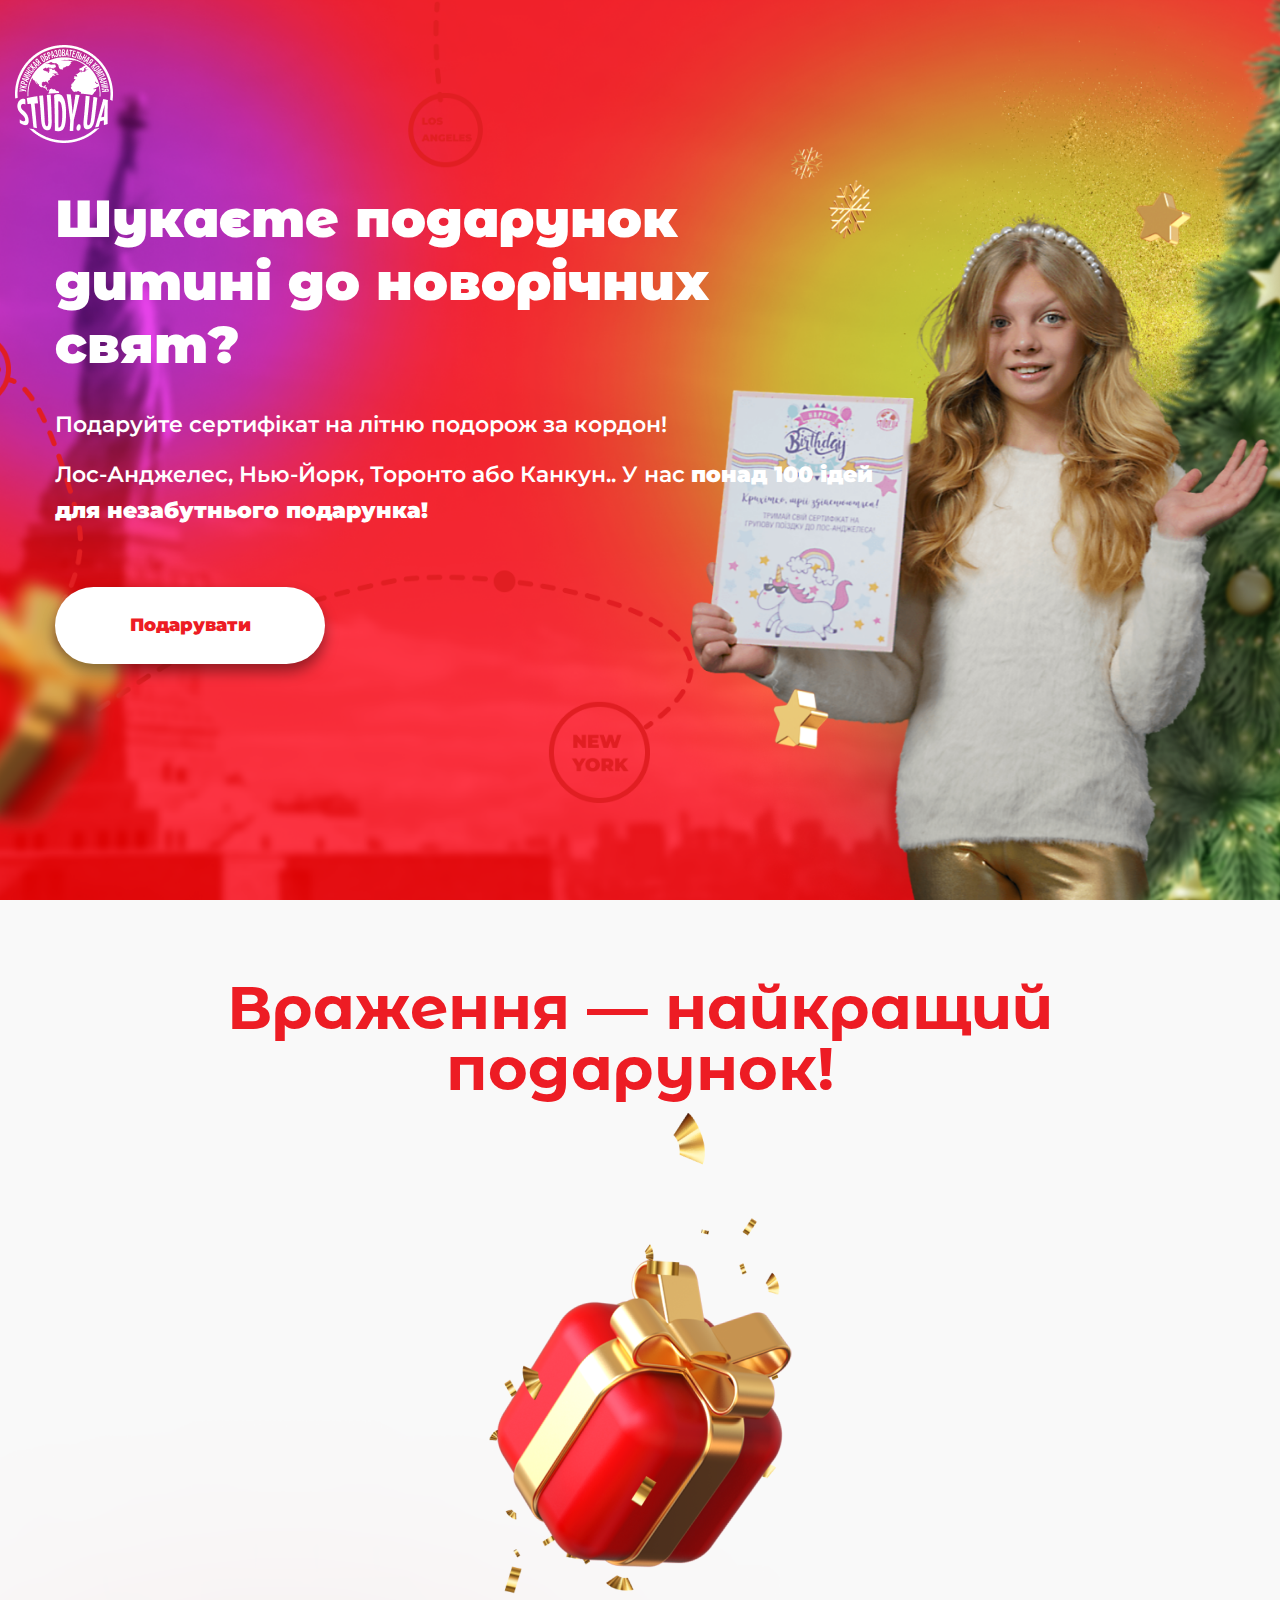
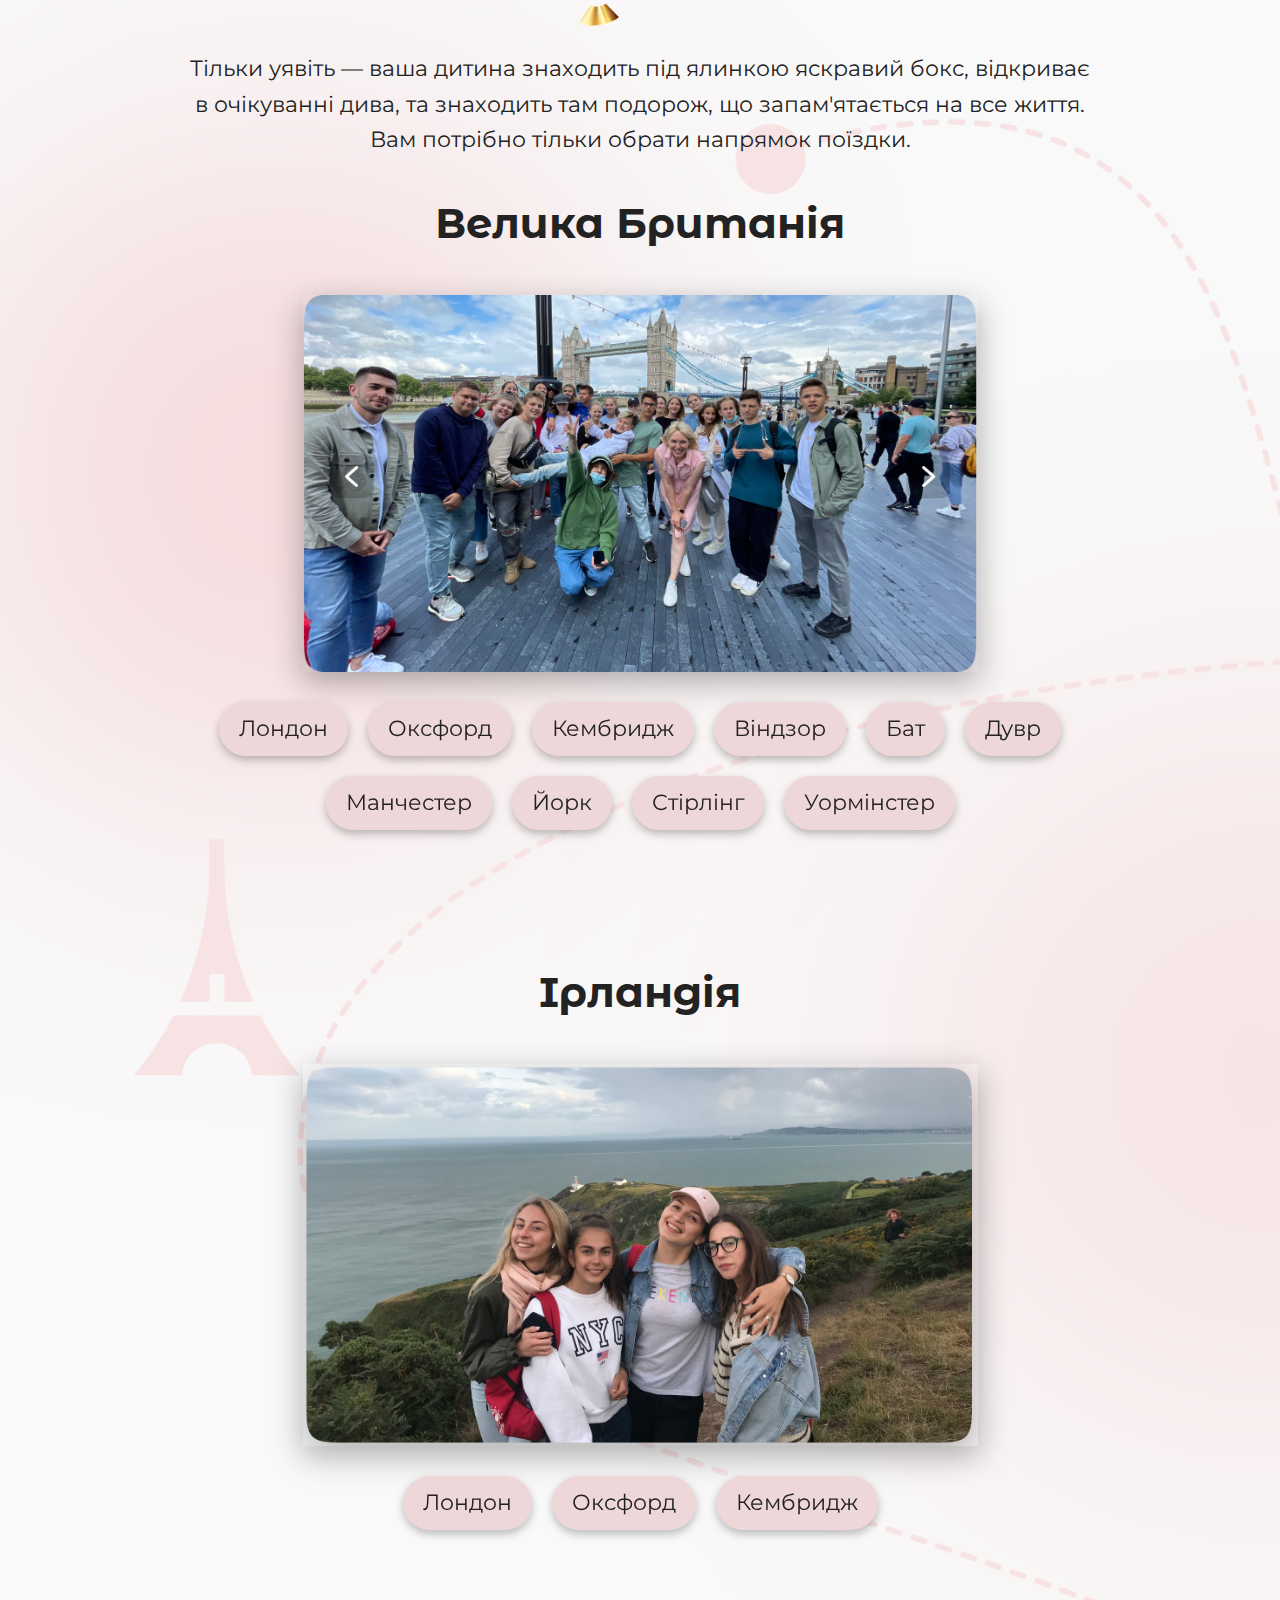
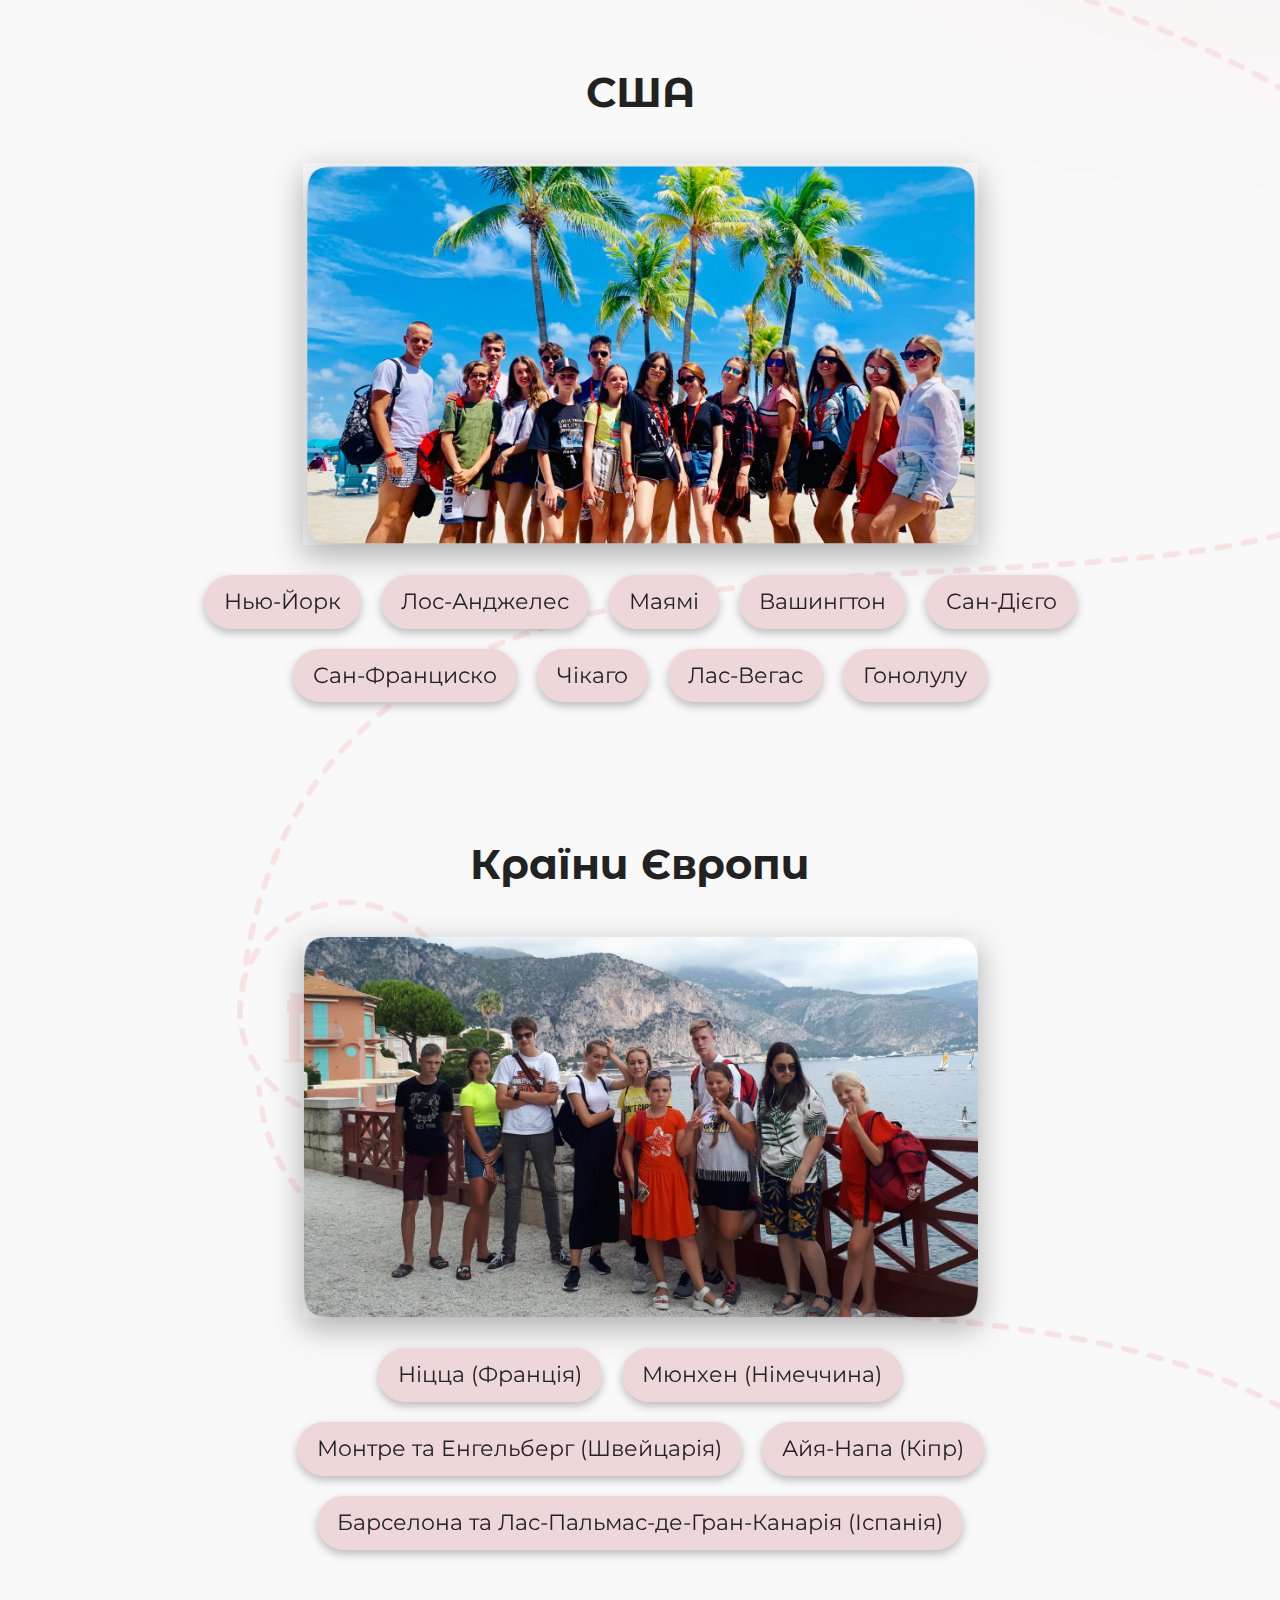
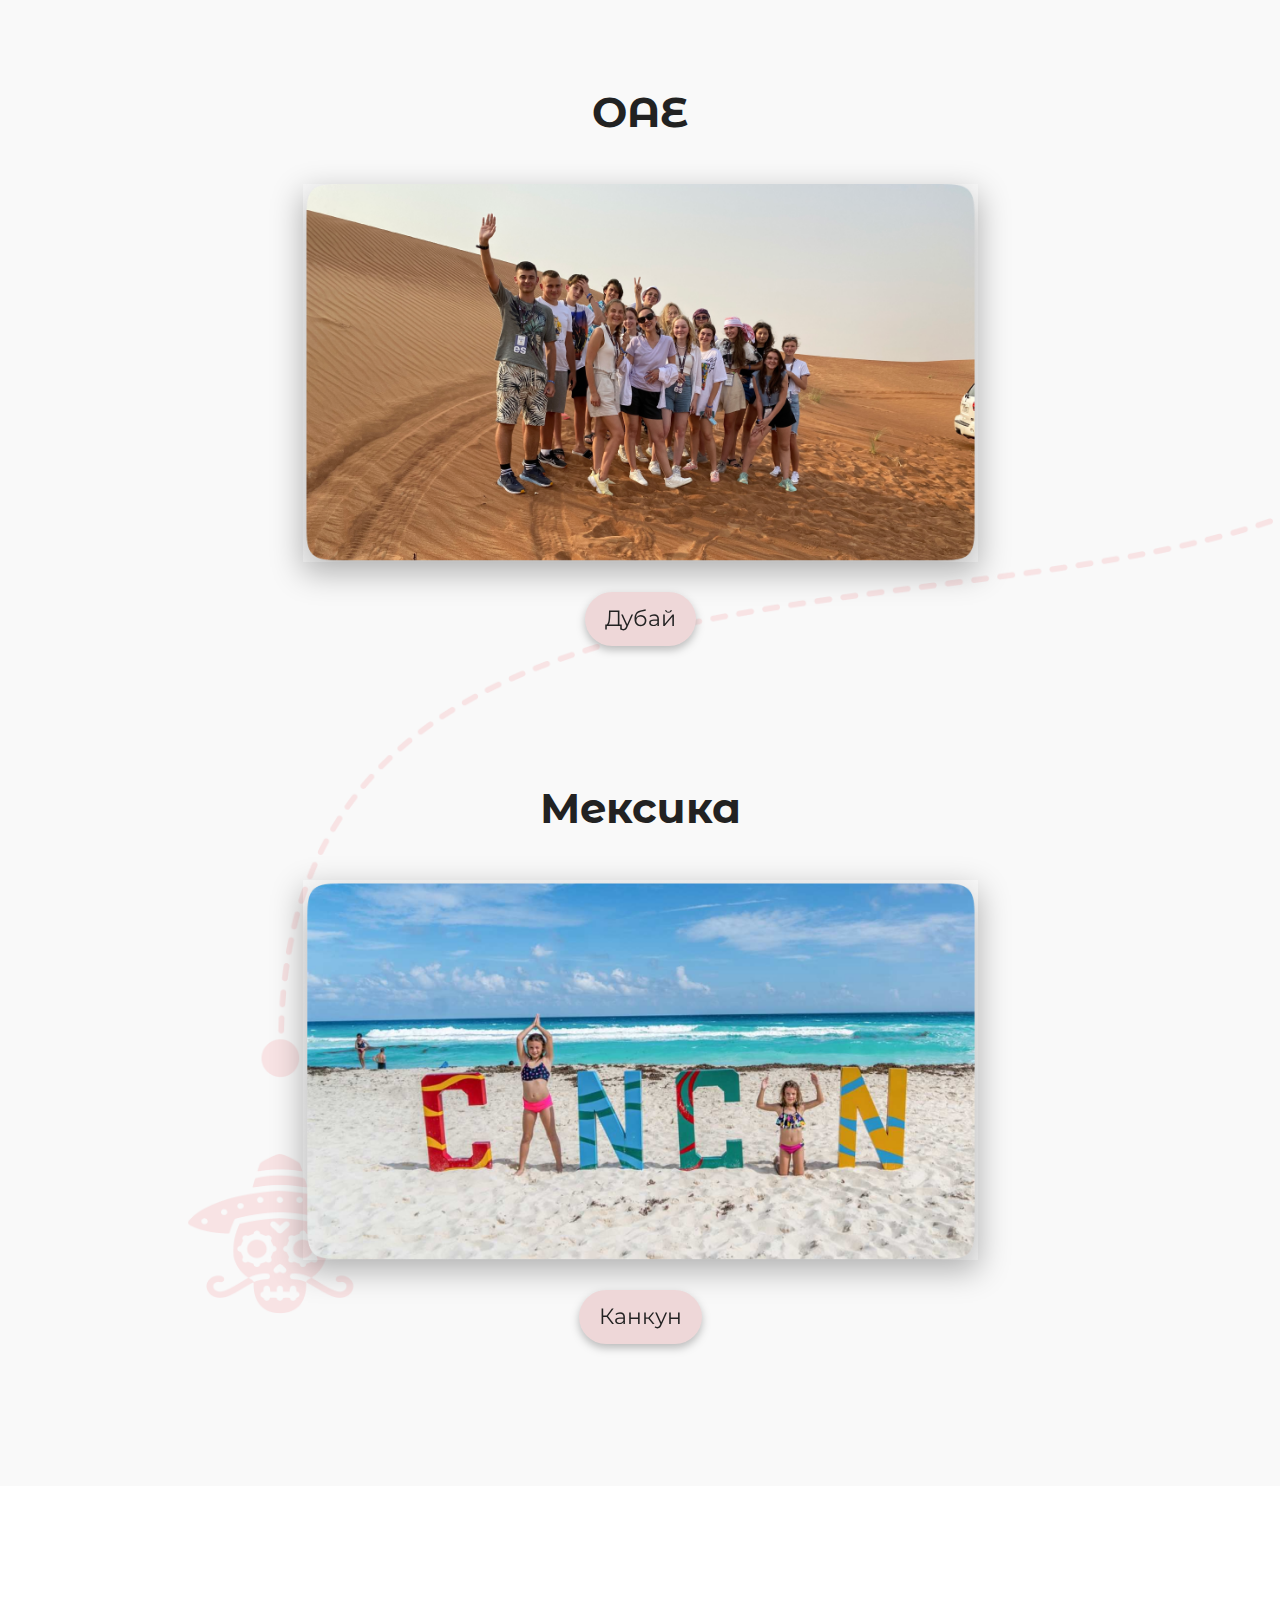
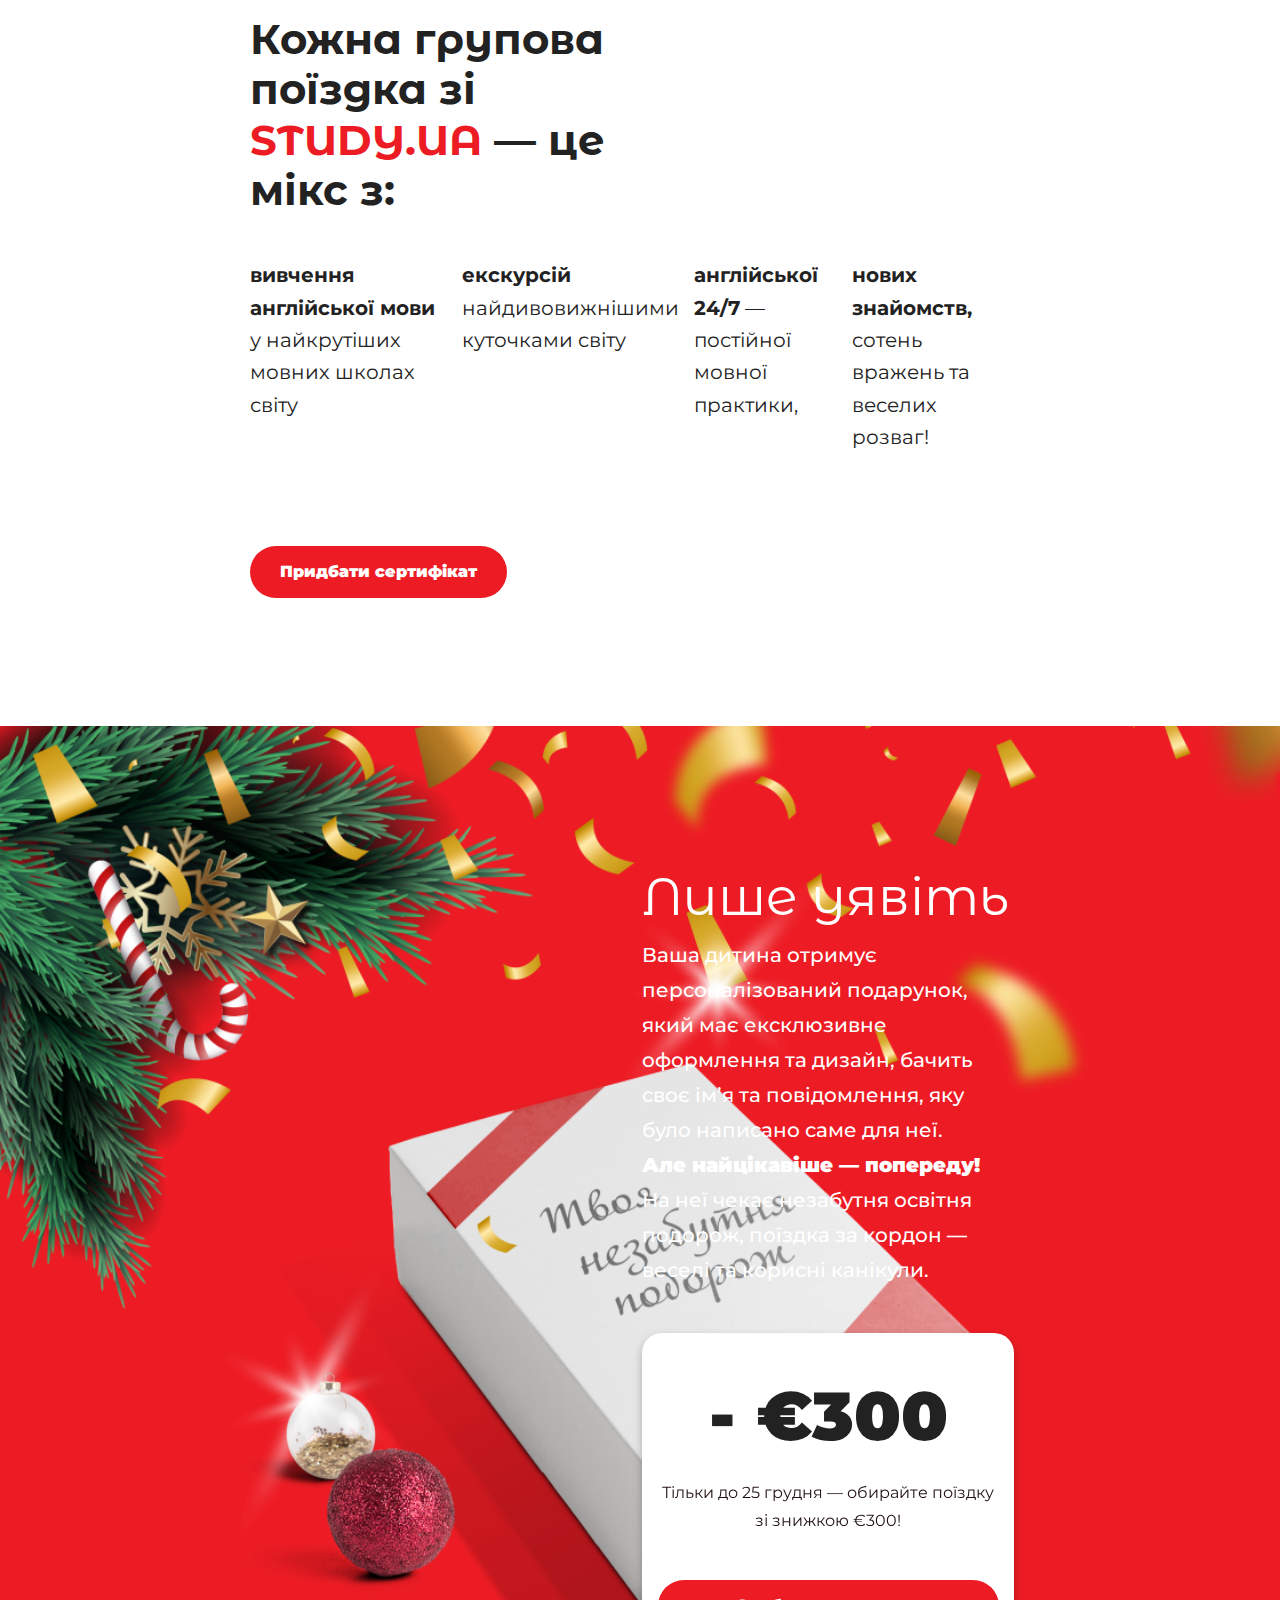
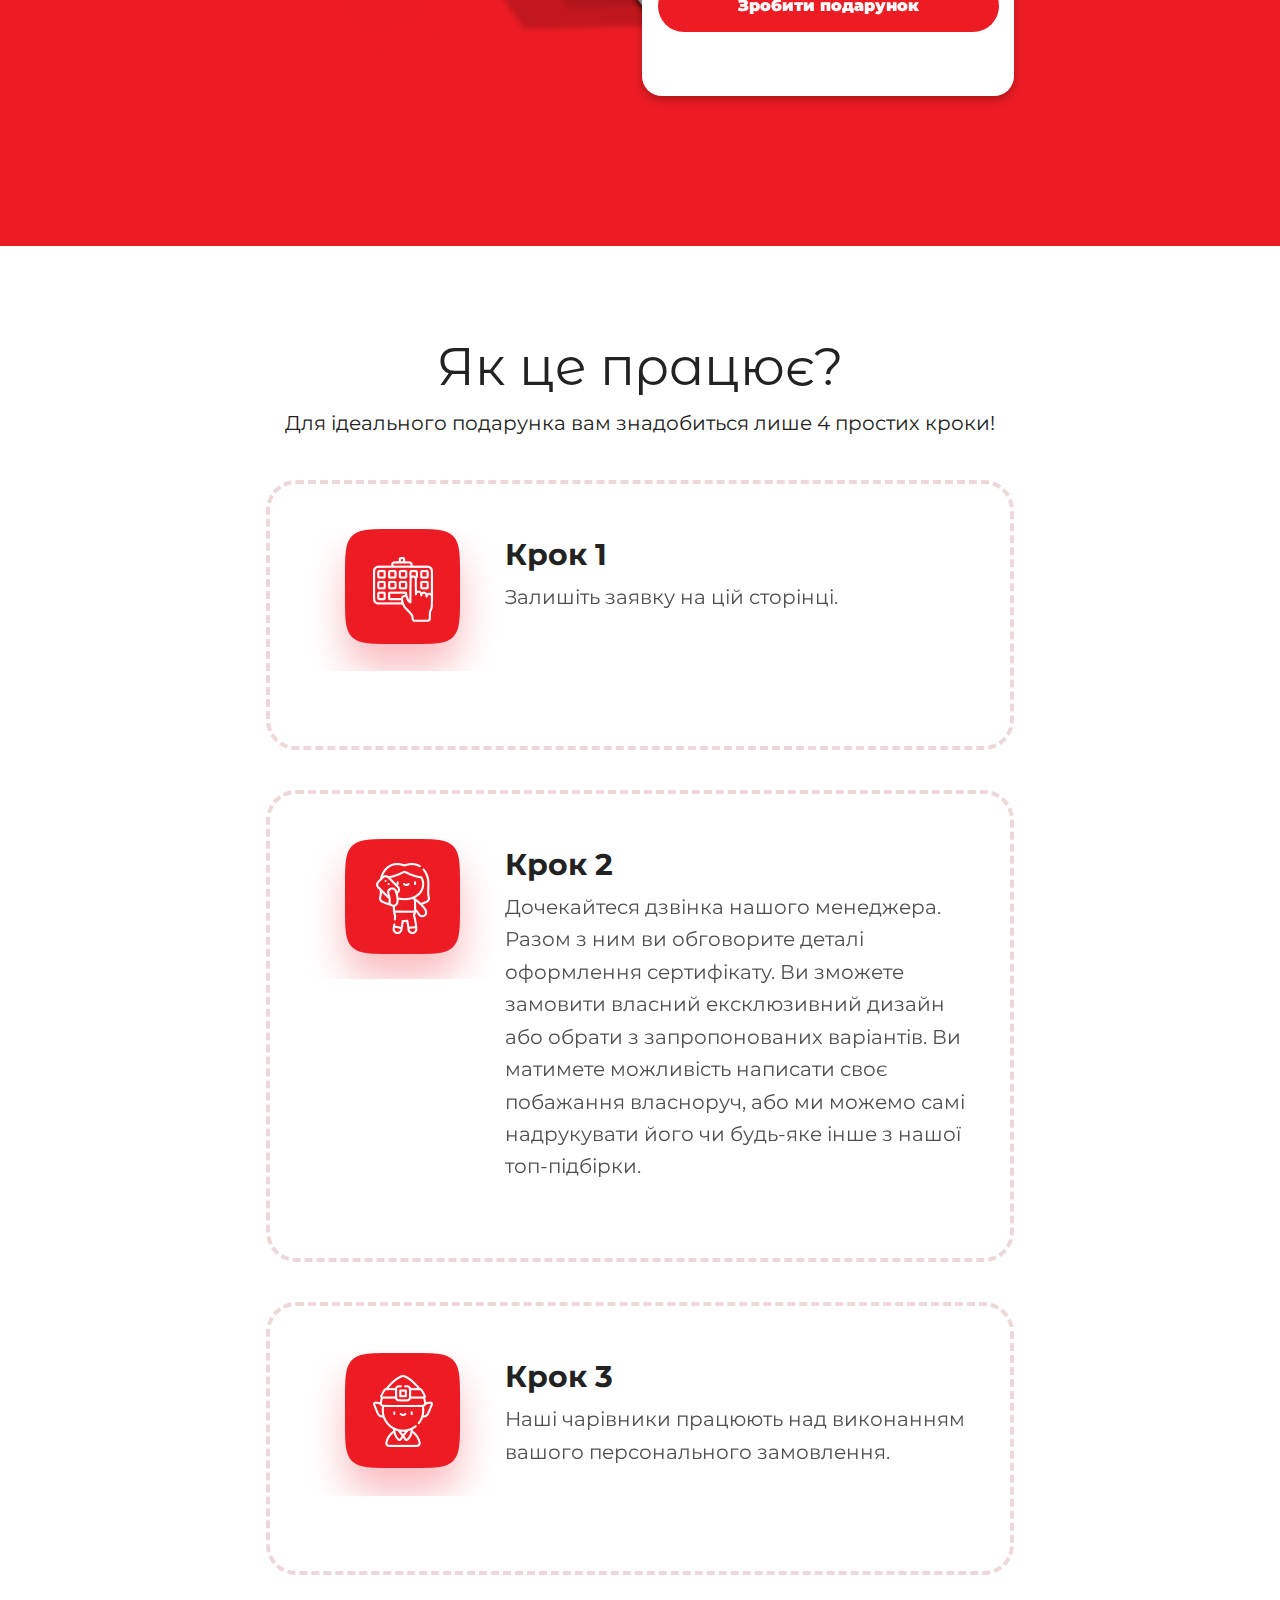
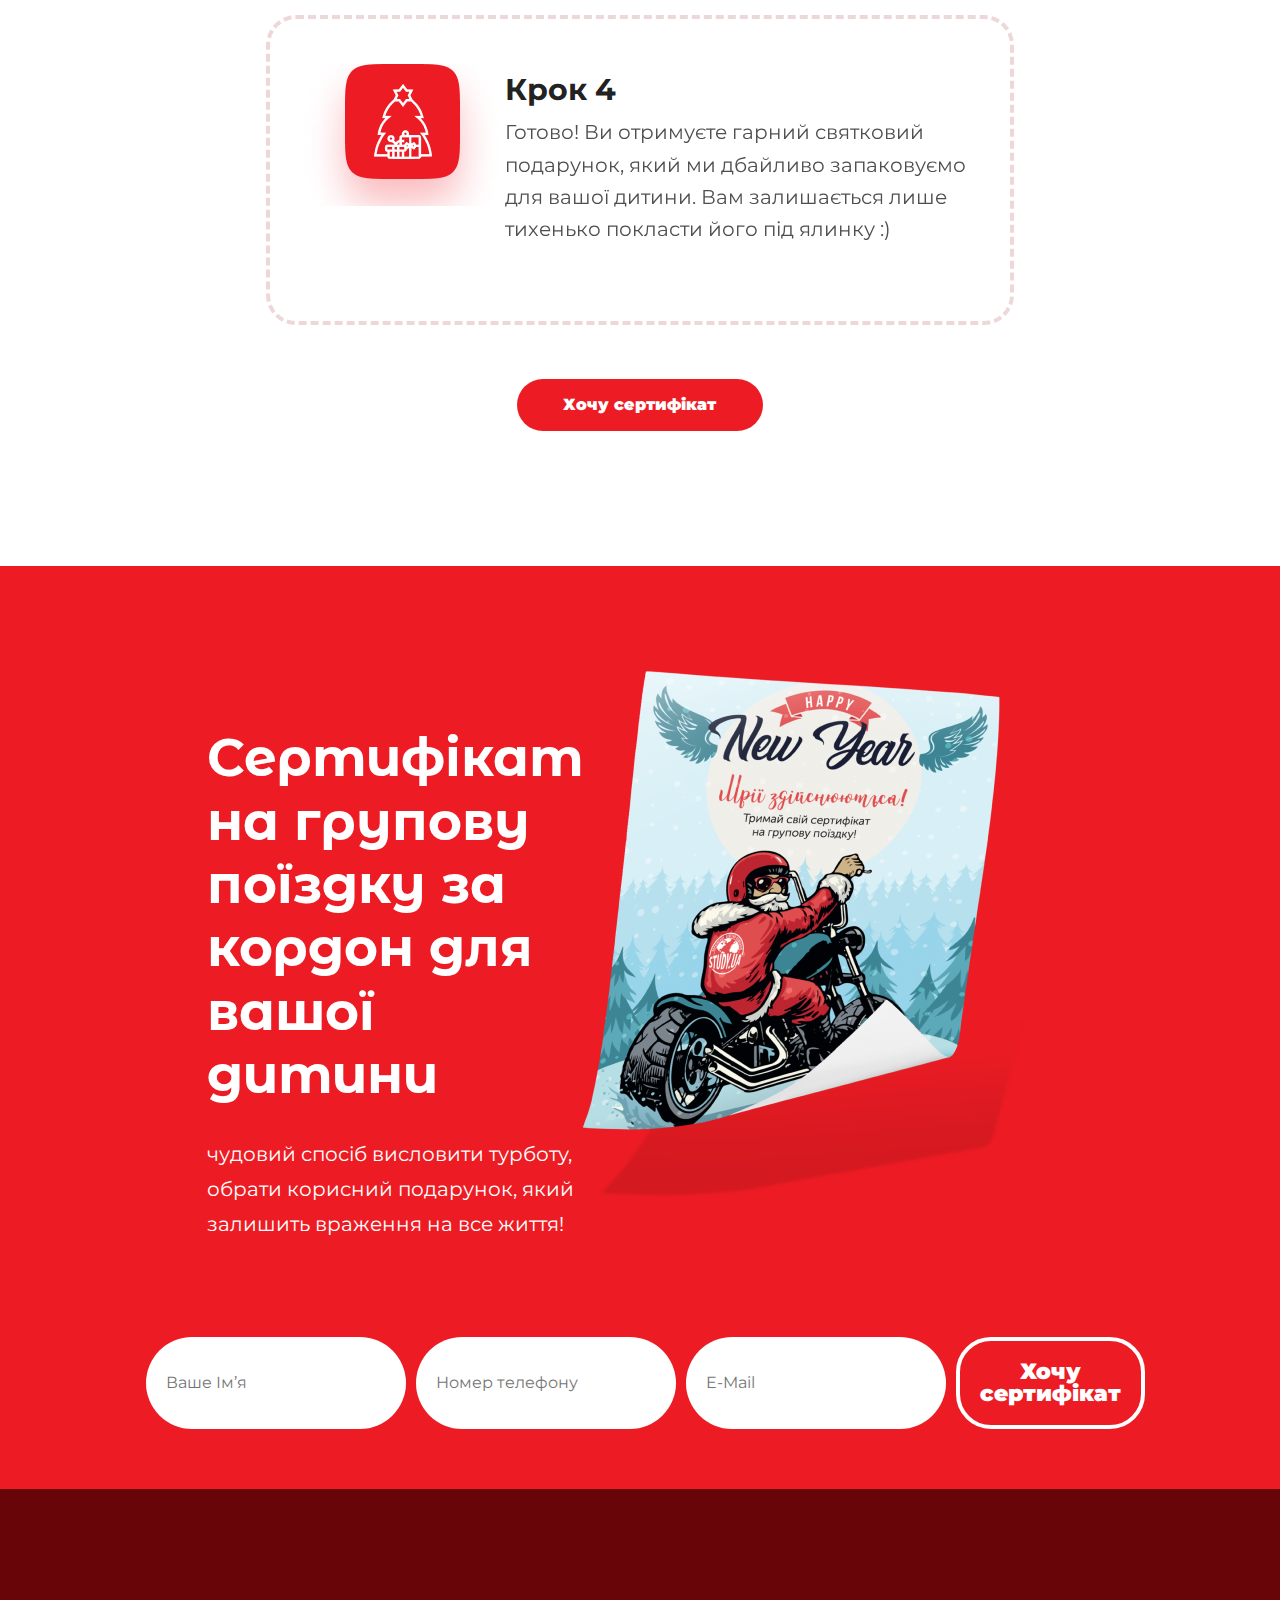
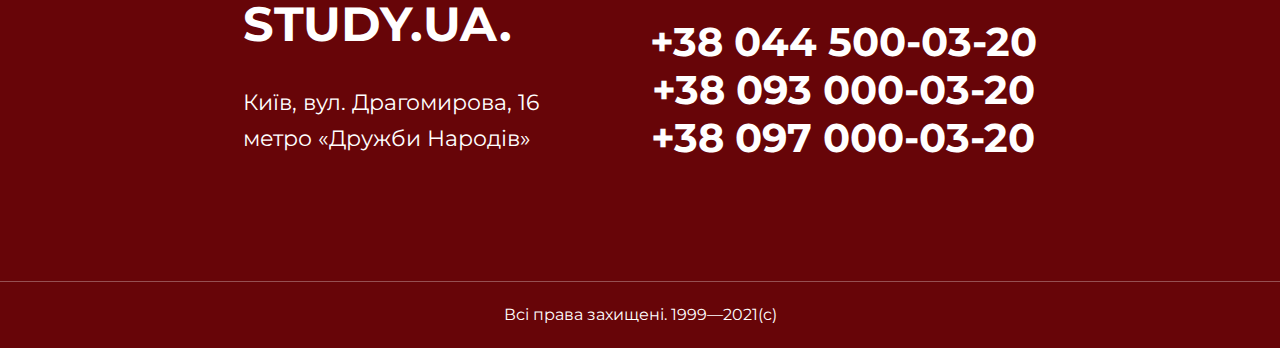
<file: index.html>
<!DOCTYPE html>
<html lang="ua">
  <head>
    <meta charset="UTF-8" />
    <meta http-equiv="X-UA-Compatible" content="IE=edge" />
    <meta name="viewport" content="width=device-width, initial-scale=1.0" />

    <link rel="preconnect" href="https://fonts.googleapis.com" />
    <link rel="preconnect" href="https://fonts.gstatic.com" crossorigin />
    <link
      href="https://fonts.googleapis.com/css2?family=Montserrat+Alternates:wght@700;900&display=swap"
      rel="stylesheet"
    />
    <link
      href="https://fonts.googleapis.com/css2?family=Montserrat:wght@400;500;600;700;900&display=swap"
      rel="stylesheet"
    />
    <link rel="stylesheet" href="./assets/css/reset.css" />
    <link rel="stylesheet" href="./assets/css/style.css" />
    <link rel="stylesheet" href="./assets/css/btn.css" />
    <link rel="stylesheet" href="./assets/css/footer.css">
    <link rel="stylesheet" href="./assets/css/title-section.css" />
    <title>НР Сертифікат | STUDY.UA</title>
    <link rel="shortcut icon" href="./favicon.png" type="image/x-icon" />
  </head>
  <body>
    <section class="title">
      <header class="title__header">
        <a href="" class="logo">
          <picture>
            <source
              srcset="./assets/images/logo-mb.png"
              media="(max-width: 992px)"
            />
            <img src="./assets/images/logo-dt.png" alt="logo study.ua" />
          </picture>
        </a>
      </header>
      <div class="wrapper__title_main">
        <article class="title__article">
          <h1 class="title__heading">
            Шукаєте подарунок дитині до новорічних свят?
          </h1>
          <p class="line-height-2">
            Подаруйте сертифікат на літню подорож за кордон!
          </p>
          <p>
            Лос-Анджелес, Нью-Йорк, Торонто або Канкун.. У нас
            <strong>понад 100 ідей для незабутнього подарунка!</strong>
          </p>
        </article>
        <a href="#form-submit" class="btn">Подарувати</a>
      </div>
    </section>
    <section class="section-main">
      <main>
        <article class="section__main__article">
          <h2>Враження — найкращий подарунок!</h2>
          <picture>
            <source
              srcset="./assets/images/page-images/gift-mobile.png"
              media="(max-width: 992px)"
              class="gift_img"
            />
            <img
              src="./assets/images/page-images/gift-fp.png"
              alt="gift image"
              class="gift_img"
            />
          </picture>
          <p>
            Тільки уявіть — ваша дитина знаходить під ялинкою яскравий бокс,
            відкриває в очікуванні дива, та знаходить там подорож, що
            запам'ятається на все життя. Вам потрібно тільки обрати напрямок
            поїздки.
          </p>
        </article>

        <section class="list__countries">
          <article class="list__countries__item">
            <h3 class="city-heading">Велика Британiя</h3>
            <picture>
              <source
                srcset="./assets/images/page-images/great-britain-mb.png"
                media="(max-width: 992px)"
                class="city-img"
              />
              <img
                src="./assets/images/page-images/great-britain-dt.png"
                alt="gift image"
                class="city-img dt-img"
              />
            </picture>
            <section class="city-names">
              <span>Лондон</span>
              <span>Оксфорд</span>
              <span>Кембридж</span>
              <span>Вiндзор</span>
              <span>Бат</span>
              <span>Дувр</span>
              <span>Манчестер</span>
              <span>Йорк</span>
              <span>Стiрлiнг</span>
              <span>Уормiнстер</span>
            </section>
          </article>

          <article class="list__countries__item">
            <h3 class="city-heading">Iрландiя</h3>
            <picture>
              <source
                srcset="./assets/images/page-images/great-britain-mb.png"
                media="(max-width: 992px)"
                class="city-img"
              />
              <img
                src="./assets/images/page-images/ireland-dt.png"
                alt="gift image"
                class="city-img dt-img"
              />
            </picture>
            <section class="city-names">
              <span>Лондон</span>
              <span>Оксфорд</span>
              <span>Кембридж</span>
            </section>
          </article>

          <article class="list__countries__item dt-country">
            <h3 class="city-heading">США</h3>
            <img
              src="./assets/images/page-images/usa-dt.png"
              alt="gift image"
              class="city-img dt-img"
            />
            <section class="city-names">
              <span>Нью-Йорк</span>
              <span>Лос-Анджелес</span>
              <span>Маямі</span>
              <span>Вашингтон</span>
              <span>Сан-Дієго</span>
              <span>Сан-Франциско</span>
              <span>Чікаго</span>
              <span>Лас-Вегас</span>
              <span>Гонолулу</span>
            </section>
          </article>

          <article class="list__countries__item dt-country">
            <h3 class="city-heading">Країни Європи</h3>
            <img
              src="./assets/images/page-images/europe-dt.png"
              alt="gift image"
              class="city-img dt-img"
            />
            <section class="city-names">
              <span>Ніцца <small>(Франція)</small> </span>
              <span>Мюнхен <small>(Німеччина)</small></span>
              <span>Монтре та Енгельберг <small>(Швейцарія)</small> </span>
              <span>Айя-Напа <small>(Кіпр)</small> </span>
              <span
                >Барселона та Лас-Пальмас-де-Гран-Канарія
                <small>(Іспанія)</small></span
              >
            </section>
          </article>

          <article class="list__countries__item dt-country">
            <h3 class="city-heading">ОАЕ</h3>
            <img
              src="./assets/images/page-images/uae-dt.png"
              alt="gift image"
              class="city-img dt-img"
            />
            <section class="city-names">
              <span>Дубай</span>
            </section>
          </article>

          <article class="list__countries__item dt-country">
            <h3 class="city-heading">Мексика</h3>

            <img
              src="./assets/images/page-images/mexico-dt.png"
              alt="gift image"
              class="city-img dt-img"
            />
            <section class="city-names">
              <span>Канкун</span>
            </section>
          </article>
        </section>
      </main>
    </section>

    <section>
      <article class="block-description">
        <h3 class="description-heading">
          Кожна групова поїздка зі
          <span>STUDY.UA</span> — це мікс з:
        </h3>
        <div class="flex-container">
        <p>
          <strong class="fw700">вивчення англійської мови</strong> у найкрутіших
          мовних школах світу
        </p>
        <p>
          <strong class="fw700">екскурсій</strong> найдивовижнішими куточками
          світу
        </p>
        <p>
          <strong class="fw700">англійської 24/7</strong> — постійної мовної
          практики,
        </p>
        <p>
          <strong class="fw700">нових знайомств,</strong> сотень вражень та
          веселих розваг!
        </p>
        </div>
        <a href="#form-submit" class="btn-red"> <span>Придбати сертифiкат</span></a>
      </article>
    </section>

    <section class="make__gift">
      <div class="make__gift__wrapper__main">
      <div class="make__gift__wrapper">
      <article class="gift-article">
        <h4>Лише уявіть</h4>
        <p>
          Ваша дитина отримує персоналізований подарунок, який має ексклюзивне
          оформлення та дизайн, бачить своє ім’я та повідомлення, яку було
          написано саме для неї.
        </p>
        <p>
          <strong>Але найцікавіше — попереду! </strong>

          На неї чекає незабутня освітня подорож, поїздка за кордон — веселі та
          корисні канікули.
        </p>
      </article>

      <article class="purchase__section">
        <div class="purchase__section__main">
          <h5>- €300</h5>
          <p>Тільки до 25 грудня — обирайте поїздку зі знижкою €300!</p>
          <a href="#form-submit" class="btn-red">Зробити подарунок</a>
        </div>
      </article>
      </div>
      </div>
    </section>
<div class="main-wrapper-how-it-works">
    <section class="how-it-works">
      <article class="how-it-works__wrapper">
        <h3>Як це працює?</h3>
        <p>Для ідеального подарунка вам знадобиться лише 4 простих кроки!</p>
      </article>
      <div class="step__wrapper">
        <div class="step__wrapper__main">
          <picture>
            <source
              srcset="./assets/images/steps-img/step1.png"
              media="(max-width: 992px)"
              class=""
            />
            <img
              src="./assets/images/steps-img/step1-dt.png"
              alt="step image"
              class=""
            />
          </picture>
          <div class="flex-steps">
          <h6>Крок 1</h6>
          <p>Залишіть заявку на цій сторінці.</p>
          </div>
        </div>
      </div>

      <div class="step__wrapper">
        <div class="step__wrapper__main">
          <picture>
            <source
              srcset="./assets/images/steps-img/step2.png"
              media="(max-width: 992px)"
              class=""
            />
            <img
              src="./assets/images/steps-img/step2-dt.png"
              alt="step image"
              class=""
            />
          </picture>
          <div class="flex-steps">
          <h6>Крок 2</h6>
          <p>
            Дочекайтеся дзвінка нашого менеджера. Разом з ним ви обговорите
            деталі оформлення сертифікату. Ви зможете замовити власний
            ексклюзивний дизайн або обрати з запропонованих варіантів. Ви
            матимете можливість написати своє побажання власноруч, або ми можемо
            самі надрукувати його чи будь-яке інше з нашої топ-підбірки.
          </p>
          </div>
        </div>
      </div>

      <div class="step__wrapper">
        <div class="step__wrapper__main">
          <picture>
            <source
              srcset="./assets/images/steps-img/step3.png"
              media="(max-width: 992px)"
              class=""
            />
            <img
              src="./assets/images/steps-img/step3-dt.png"
              alt="step image"
              class=""
            />
          </picture>
          <div class="flex-steps">
          <h6>Крок 3</h6>
          <p>
            Наші чарівники працюють над виконанням вашого персонального
            замовлення.
          </p>
          </div>
        </div>
      </div>

      <div class="step__wrapper">
        <div class="step__wrapper__main">
          <picture>
            <source
              srcset="./assets/images/steps-img/step4.png"
              media="(max-width: 992px)"
              class=""
            />
            <img
              src="./assets/images/steps-img/step4-dt.png"
              alt="step image"
              class=""
            />
          </picture>
          <div class="flex-steps">
          <h6>Крок 4</h6>
          <p>
            Готово! Ви отримуєте гарний святковий подарунок, який ми дбайливо
            запаковуємо для вашої дитини. Вам залишається лише тихенько покласти
            його під ялинку :)
          </p>
          </div>
        </div>
      </div>
      <a href="#form-submit" class="btn-red mt-60">Хочу сертифікат</a>
    </section>
    </div>
<div class="certificate-wrapper">
    <section class="certificate">
      <article class="flex-dt-certificate">

      
      <div class="picture-wrapper">
        <picture>
          <source
            srcset="./assets/images/certificate-img/certif-mb.png"
            media="(max-width: 992px)"
            class="certif-img-mb"
          />
          <img
            src="./assets/images/certificate-img/certif-dt.png"
            alt="step image"
            class=""
          />
        </picture>
      </div>
<div class="heading-p-wrap">
      <h4 class="heading-certificate" id="form-submit">
        Сертифікат на групову поїздку за кордон для вашої дитини
      </h4>
      <p class="certificate-p">
        чудовий спосіб висловити турботу, обрати корисний подарунок, який
        залишить враження на все життя!
      </p>
      </div>
</article>
      <form action="" >
        <input type="text" name="fullname"  placeholder="Ваше Ім’я" />
        <input type="tel" name="tel" placeholder="Номер телефону" />
        <input type="email" name="email" placeholder="E-Mail" />
        <a href="./pages/thank.html" class="submit-button">Хочу сертифікат</a> 
      </form>
    </section>
</div>
    <footer>
      <section class="footer-wrapper">
      <div class="site-address">
        <h2>STUDY.UA.</h2>
        <p>Київ, вул. Драгомирова, 16 метро «Дружби Народів»</p>
      </div>
      <div class="phone">
        <a href="tel:+38 044 500-03-20">+38 044 500-03-20</a> <br>
        <a href="tel:+38 093 000-03-20">+38 093 000-03-20</a> <br>
        <a href="tel:+38 097 000-03-20">+38 097 000-03-20</a> <br>
      </div>
      </section>
      <p class="footer-p">Всі права захищені. 1999—2021(c)</p>
    </footer>
  </body>
</html>
</file>
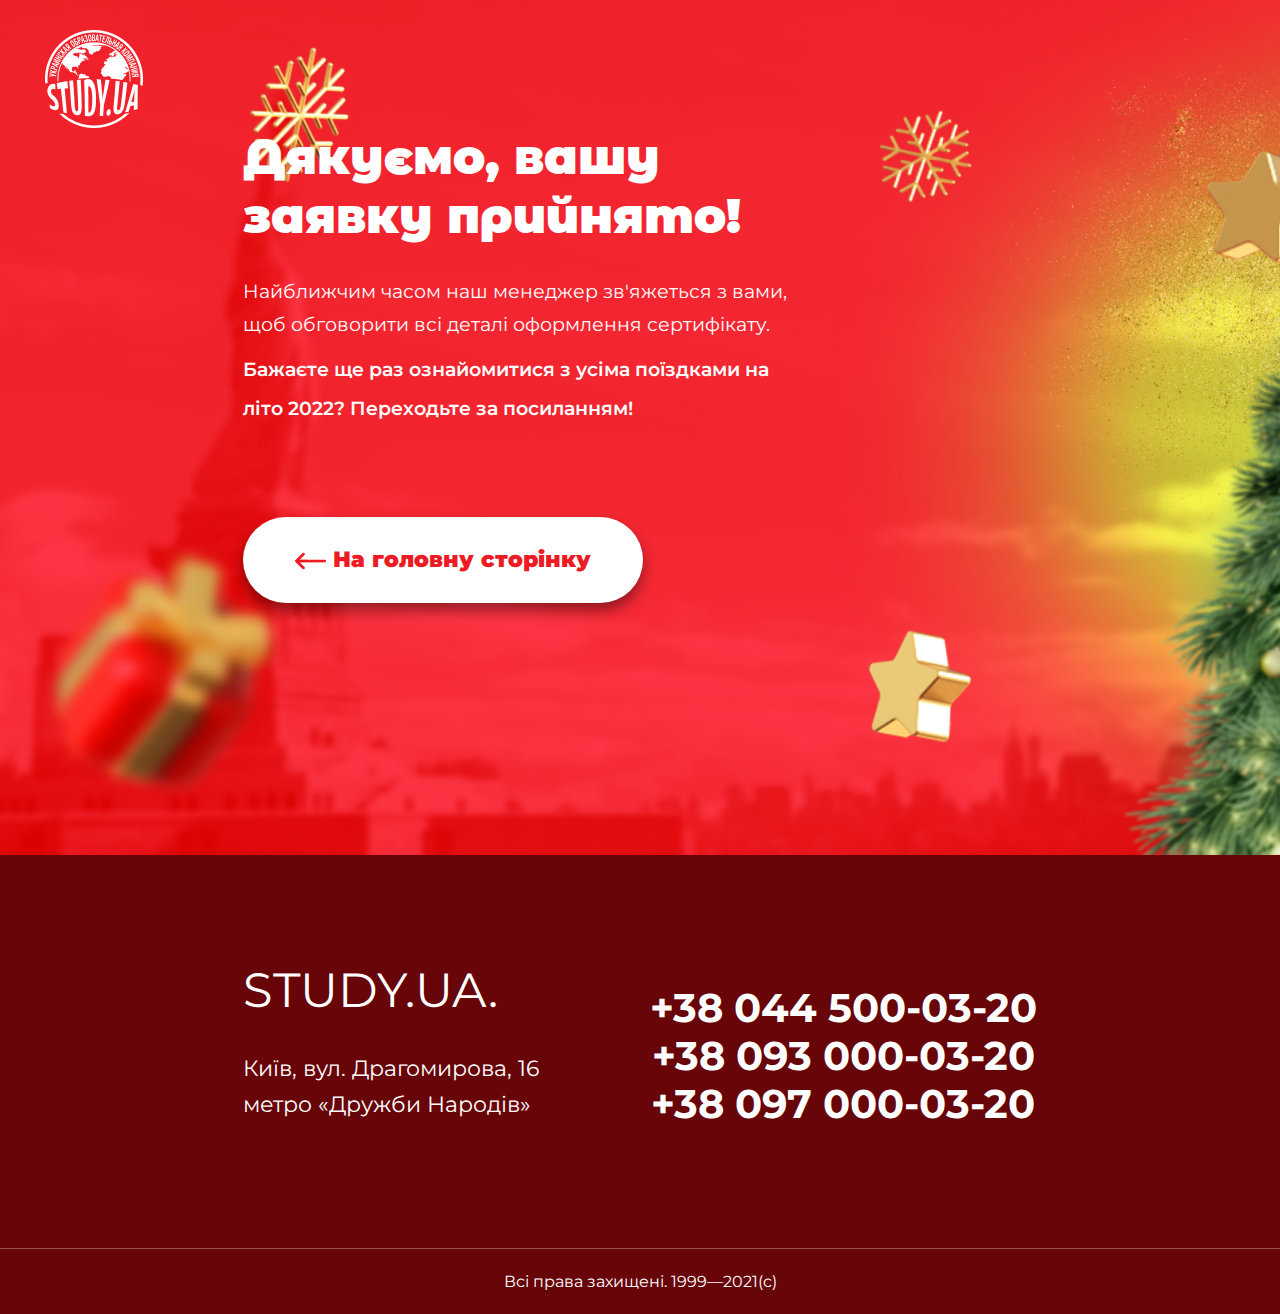
<file: pages/thank.html>
<!DOCTYPE html>
<html lang="ua">
  <head>
    <meta charset="UTF-8" />
    <meta http-equiv="X-UA-Compatible" content="IE=edge" />
    <meta name="viewport" content="width=device-width, initial-scale=1.0" />
    <title>НР Сертифікат | STUDY.UA</title>
    <link rel="preconnect" href="https://fonts.googleapis.com" />
    <link rel="preconnect" href="https://fonts.gstatic.com" crossorigin />
    <link
      href="https://fonts.googleapis.com/css2?family=Montserrat+Alternates:wght@700;900&display=swap"
      rel="stylesheet"
    />
    <link
      href="https://fonts.googleapis.com/css2?family=Montserrat:wght@400;500;700&display=swap"
      rel="stylesheet"
    />
    <link rel="stylesheet" href="./../assets/css/reset.css" />
    <link rel="stylesheet" href="./../assets/css/btn.css" />
    <link rel="stylesheet" href="./../assets/css/footer.css" />
    <link rel="stylesheet" href="./../assets/css/style.css" />
    <link rel="stylesheet" href="./../assets/css/thank.css" />
    <link rel="shortcut icon" href="./../favicon.png" type="image/x-icon" />
  </head>
  <body>
    <section class="title">
      <header class="title__header">
        <a href="" class="logo">
          <img src="./../assets/images/logo-dt.png" alt="logo study.ua" />
        </a>
      </header>
      <div class="container">
        <div class="wrapper__title_main">
          <article class="title__article">
            <h1 class="title__heading">Дякуємо, вашу заявку прийнято!</h1>
            <p>
              Найближчим часом наш менеджер зв'яжеться з вами, щоб обговорити
              всі деталі оформлення сертифікату.
            </p>
            <p id="fw-600">
              Бажаєте ще раз ознайомитися з усіма поїздками на літо 2022?
              
              Переходьте за посиланням!
            </p>
          </article>
          <a href="./../index.html" class="btn btn-upd"
            ><img src="./../assets/images/arrow.png" alt="" class="arrow" /> На
            головну сторiнку</a
          >
        </div>
      </div>
    </section>
    <footer>
      <section class="footer-wrapper">
        <div class="site-address">
          <h2>STUDY.UA.</h2>
          <p>Київ, вул. Драгомирова, 16 метро «Дружби Народів»</p>
        </div>
        <div class="phone">
          <a href="tel:+38 044 500-03-20">+38 044 500-03-20</a> <br />
          <a href="tel:+38 093 000-03-20">+38 093 000-03-20</a> <br />
          <a href="tel:+38 097 000-03-20">+38 097 000-03-20</a> <br />
        </div>
      </section>
      <p class="footer-p">Всі права захищені. 1999—2021(c)</p>
    </footer>
  </body>
</html>
</file>
<file: assets/css/style.css>
:root{
  --color-main: #ED1C24;
  --color-footer: #670508;
  --color-black: #221112;
  --padding-size: 10px;
  font-family: 'Montserrat', sans-serif;
  font-size: 16px;
}
*{
  box-sizing: border-box;
}
a{
  color: inherit;
  text-decoration: none;
}
h1,
h2,h3,h4{
  font-family: 'Montserrat Alternates', sans-serif;
}
h1{
  font-size: 1.37rem;
  font-weight: 900;
}
p{
  line-height: 1.62em;
}
strong{
  font-weight: 900;
}

@media (min-width: 992px){
  :root{
    --padding-size: 15px;
    font-size: 16px;
  }
}
</file>
<file: assets/css/btn.css>
.btn{
  display: block;
  max-width: 232px;
  width: 100%;
  padding: 1rem;
  border-radius: 70px;

  background-color: #FFFFFF;
  color: var(--color-main);
  box-shadow: 0px 8px 14px rgba(0, 0, 0, 0.4);

  font-weight: 900;
  text-align: center;
}
.btn:hover{
  box-shadow: 0px 8px 10px rgba(0, 0, 0, 0.4);
}
.btn-red{
  display: block;
  font-weight: 900;
  line-height: 2.25;
  text-align: center;
  color: white;
  background-color:var(--color-main);
  padding: 0.5rem;
  border-radius: 70px;
  width: 100%;
}
</file>
<file: assets/css/footer.css>
footer {
  background-color: var(--color-footer);
  text-align: center;
  color: white;
}
.footer-wrapper {
  margin: auto;
  padding: 75px 0 65px;
  max-width: 252px;
  width: 100%;
  display: flex;
  flex-direction: column;
  align-items: center;
  justify-content: center;
}
.site-address > h2 {
  font-family: "Montserrat", sans-serif;
  font-size: 2rem;
  color: white;
  line-height: 2.5;
}
.site-address > p {
  margin-bottom: calc(var(--padding-size) * 4);
}
.phone > a {
  font-size: 1.62rem;
  font-weight: 700;
  line-height: 1.92;
}
.footer-p {
  font-size: 0.75rem;
  border-top: 1px solid rgba(255, 255, 255, 0.303);
  padding: 20px;
}

@media (min-width: 992px) {
  .footer-wrapper {
    max-width: none;
    flex-direction: row;
    justify-content: space-between;
    width: 62%;
  }

  .site-address > h2 {
    font-size: 3rem;
    text-align: left;
  }
  .site-address > p {
    font-size: 1.4rem;
    max-width: 370px;
    text-align: left;
  }
  .phone > a {
    font-size: 2.5rem;
    line-height: 1.2;
  }
  .footer-p {
    font-size: 1rem;
    text-align: center;
  }
}
</file>
<file: assets/css/title-section.css>
.title {
  padding: var(--padding-size);
  background-color: var(--color-main);

  background-image: url(./../images/bg-images/bg-title-mb.png);
  background-repeat: no-repeat;
  background-position: center bottom;
  background-size: cover;
  color: #ffffff;
}

.title,
.wrapper__title_main {
  display: flex;
  flex-direction: column;
  height: 100vh;
}
.wrapper__title_main .btn {
  align-self: center;
  margin-top: auto;
}
.title__header {
  margin-top: calc(var(--padding-size) * 2);
}

.title__article p {
  margin-top: var(--padding-size);
  font-weight: 700;
}
.title__article p + p {
  margin-top: 0;
}
.title__heading {
  margin-top: calc(var(--padding-size) * 3);
  line-height: 1.23em;
}

/* ==================================== */

.section__main__article {
  margin-bottom: 2.81em;
}
main {
  text-align: center;
  margin: 3.37em 0.62em 4.81em;
}
h2 {
  font-size: 1.37rem;
  font-weight: 700;
  color: var(--color-main);
}
.gift_img {
  margin: 15px 0 25px;
}
h3.city-heading{
  font-weight: 700;
  font-size: 1.25rem;
  margin-bottom: 1.56em;
}
.city-img{
  box-shadow: 0px 10px 30px rgba(0, 0, 0, 0.3);
  margin-bottom: 1.25em;
}
.city-names {
  display: flex;
  flex-wrap: wrap;
  justify-content: center;
}
.city-names > span {
  background: #eed7d8;
  filter: drop-shadow(0px 4px 4px rgba(0, 0, 0, 0.25));
  border-radius: 4.37em;
  padding: 10px;
  margin: 5px;
  font-size: 0.75em;
}
.list__countries__item{
  padding-bottom: 4.5em;
}
.dt-country{
  display: none;
}

/* ==================================== */

.description-heading{
  font-weight: 700;
  font-size: 1.37rem;
  line-height: 1.2;
}
.description-heading>span{
  color: var(--color-main);
}
.fw700{
  font-weight: 700;
}

.block-description{
  margin: 0 10px 80px;
}
.flex-container>p, .block-description>a{
  margin-top: 44px;
}

/* ==================================== */

.make__gift{
  padding: 20rem 0 3.75rem;
  height: 100%;
  background-color:var(--color-main);
  background-image: url(./../images/bg-images/bg-make-gift-mb.png);
  background-repeat:no-repeat;
}
.gift-article{
  margin: 0  0.73em 3.18em 0.62em ;
  color:white;
}
.gift-article>h4{
  font-size: 2rem;
  line-height: 1.2;
  margin-bottom: 10px;
}
.gift-article>p{
  font-weight: 500;
  line-height: 1.75;
}
.purchase__section{
  background-color:white;
  margin: 10px;
  min-height: 311px;
  border-radius: 20px;
  filter: drop-shadow(0px 4px 4px rgba(0, 0, 0, 0.25));
}

.purchase__section__main{
  text-align: center;
  margin: auto;
  max-width: 240px;
}
h5{
  font-size: 40px;
  font-weight: 900;
  padding: 49px 0 29px;
}
.purchase__section__main>p{
  color:#221112;
  padding-bottom: calc(var(--padding-size) * 3);
  line-height: 1.75;
}

/* ==================================== */

.how-it-works{
padding: calc(var(--padding-size) * 6) 10px calc(var(--padding-size) * 9)  ;
}
.how-it-works__wrapper{
  text-align: center;
}
.how-it-works__wrapper>h3{
  font-size: 1.37rem;
  margin-bottom: 9px;
}
.step__wrapper {
  border: 4px dashed #eed7d8;
  border-radius: 30px;
  padding: calc(var(--padding-size) * 3) calc(var(--padding-size) * 2) calc(var(--padding-size) * 5);
  margin-top:2.5em;
}
h6{
  font-weight: 700;
  font-size: 1.25rem;
  line-height: 1.75;
}
.mt-60{
  margin-top: 3.37em;
}

/* ==================================== */

.certificate{
  background-color:var(--color-main);
  padding: calc(var(--padding-size) * 7) var(--padding-size) calc(var(--padding-size) * 4);
}
.picture-wrapper{
text-align: center;
}

h4.heading-certificate{
  font-size: 1.37rem;
  line-height: 1.22;
  color: white;
  font-weight: 700;
  margin-top:calc(var(--padding-size) * 3.7) ;
  margin-bottom: 9px;
}
.certificate-p{
  color: white;
  margin-bottom: 4.75em;
}

form{
  display: flex;
  flex-direction: column;
  
}
form>input{
  padding: 18px 20px;
  border-radius:70px;
  border:0;
  margin-bottom:calc(var(--padding-size) * 3) ;
  color: #221112;
  font-family: 'Montserrat', sans-serif;
}
.submit-button{
  font-weight: 900;
  color:white;
  background-color:var(--color-main);
  border: 4px solid white;
  padding: 14px;
  border-radius:35px;
  text-align: center;
}



@media (min-width: 992px) {
  .title {
    min-height: 600px;
    background-image: url(./../images/bg-images/bg-title-dt.png);
    background-size: cover;
    width: 100%;
  }
  div.wrapper__title_main {
    max-width: 1170px;
    margin: 0 auto;
  }
  .title__article {
    width: 70%;
  }
  .title__article p {
    font-size: 1.37rem;
    font-weight: 600;
  }
  .title__heading {
    font-size: 3.25rem;
    line-height: 1.21;
  }
  p.line-height-2 {
    line-height: 3;
  }
  .btn {
    font-size: 1.1rem;
    max-width: 270px;
    width: 100%;
    padding: 1.5rem 2rem;
    line-height: 1.63;
  }
  .wrapper__title_main .btn {
    align-self: flex-start;
    margin-top: 5%;
  }

  /* ==================== */

  .section-main {
    background-image: url(./../images/bg-images/main-bg-dt.png);
    background-repeat: no-repeat;
    background-size: cover;
  }
  main {
    margin: 0 auto;
    padding-top: 6%;
    width: 100%;
    max-width: 900px;
  }
  h2 {
    font-size: 3.8rem;
  }
  .section__main__article p {
    font-size: 1.37rem;
  }
  h3.city-heading{
    font-size: 2.62rem;
    margin-bottom: 3.12rem;
  }
  .dt-img{
    width: 75%;
  }

  .city-names > span {
  padding: 16px 20px;
  margin: 10px;
  font-size: 1.37rem;
}
.dt-country{
display: block;
}
.list__countries__item{
  padding-bottom: 8.25rem;
}

 /* ==================== */


.description-heading{
  font-weight: 700;
  font-size: 2.62rem;
  line-height: 1.2;
  max-width: 50%;
}
.description-heading>span{
  color: var(--color-main);
}
.fw700{
  font-weight: 700;
}

.block-description{
  width: 61%;
  margin: 8rem auto;
}

.flex-container{
  display: flex;
}
.flex-container > p {
 font-size: 1.25rem;
 max-width: 270px;
 margin-right: 15px;
}
.block-description>a{
  margin-top: 5.75rem;
  width: 33%;
}

/* ==================== */

.make__gift{
  background-image: url(./../images/bg-images/bg-make-gift-dt.png);
  background-size: cover;
  padding: 0;
}
.make__gift__wrapper__main{
max-width: 60%;
margin: auto;
}
.make__gift__wrapper{
  max-width: 51%;
  margin-left:auto;
  padding-top: 8.75rem;
  padding-bottom: 8.75rem;
}

.gift-article{
  margin-bottom: calc(var(--padding-size) * 3);
}

.gift-article>h4{
  font-size: 3.25rem;
}

.gift-article>p{
  font-size: 1.25rem;
}

h5{
  font-size: 4.25rem;
  font-weight: 900;
  padding: 49px 0 29px;
}
.purchase__section__main{
  max-width: 341px;
  width: 100%;
  padding-bottom: 4rem;
}
.purchase__section__main>p{
  font-size: 1rem;
}

/* ==================== */

.main-wrapper-how-it-works{
max-width: 60%;
margin: auto;
}

.step__wrapper__main{
  display: flex;
}

.how-it-works__wrapper>h3{
  font-size: 3.25rem;
  line-height: 1.2;
}

.how-it-works__wrapper>p{
  font-size: 1.25rem;
}

h6{
  font-size: 1.87rem;
}

.flex-steps>p{
  font-size: 1.25rem;
  opacity: 0.8;
}

.how-it-works>.btn-red{
width: 33%;
margin-right: auto;
margin-left: auto;
}

/* ==================== */
.certificate-wrapper{
  background-color:var(--color-main)
}

.certificate{
  max-width: 60%;
  margin: auto;
  padding-left: 0;
  padding-right: 0;
}

.flex-dt-certificate{
  display: flex;
  flex-direction: row-reverse;
}

h4.heading-certificate{
font-size: 3.25rem;
}

.certificate-p{
  margin-top: calc(var(--padding-size) * 2);
font-size:1.25rem;
line-height: 1.75;
}
form{
  display: flex;
  flex-direction: row;
  justify-content: center;
}
form>input, .submit-button{
  margin-bottom: 0;
  padding: 20px;
  margin-left: 10px;

}

.submit-button{
  font-size: 1.37rem;
}


}
</file>
<file: assets/css/thank.css>
.title {
  background-image: url(./../images/bg-images/bg-thank-mb.png);
  background-repeat: no-repeat;
  background-size: cover;
  color: #ffffff;
  min-height: 95vh;
}
header{
display: none;
}

.wrapper__title_main{
    padding: 5em 0.6em 3em;
}

.title__article{
max-width: 279px;
width: 100%;
}

h1.title__heading{
font-size: 2.25rem;
line-height: 1.22;
margin-bottom: 6px;
}

.title__article p{
line-height: 1.7;
}

#fw-600{
  line-height: 2;
    margin-top: 8px;
    margin-bottom: calc(var(--padding-size) * 4);
    font-weight: 600;
}
.btn-upd{
  max-width: 300px;
}

@media (min-width: 600px) {
  .title {
  background-image: url(./../images/bg-images/bg-thank-dt.png);
  background-repeat: no-repeat;
  object-fit: cover;
  color: #ffffff;
}
header{
  display: block;
}
.title__header {
  padding-top: calc(var(--padding-size) * 2);
  padding-left: calc(var(--padding-size) * 3) ;
}
.container{
  width: 62%;
  margin: auto;

}

.wrapper__title_main{
     padding: 0;  /* UPDATE  */
}

.title__article{
max-width: 70%;
}

h1.title__heading{
font-size: 3rem;
margin-bottom: calc(var(--padding-size) * 2);
}

.title__article p{
  font-size: 1.2rem;
}

#fw-600{
  line-height: 2;
  margin-top: 10px;
  margin-bottom: calc(var(--padding-size) * 6);
}

.btn-upd{
  font-size: 1.37rem;
  max-width: 400px;
  min-width: 300px;
  padding: 2rem;
}

}
</file>
